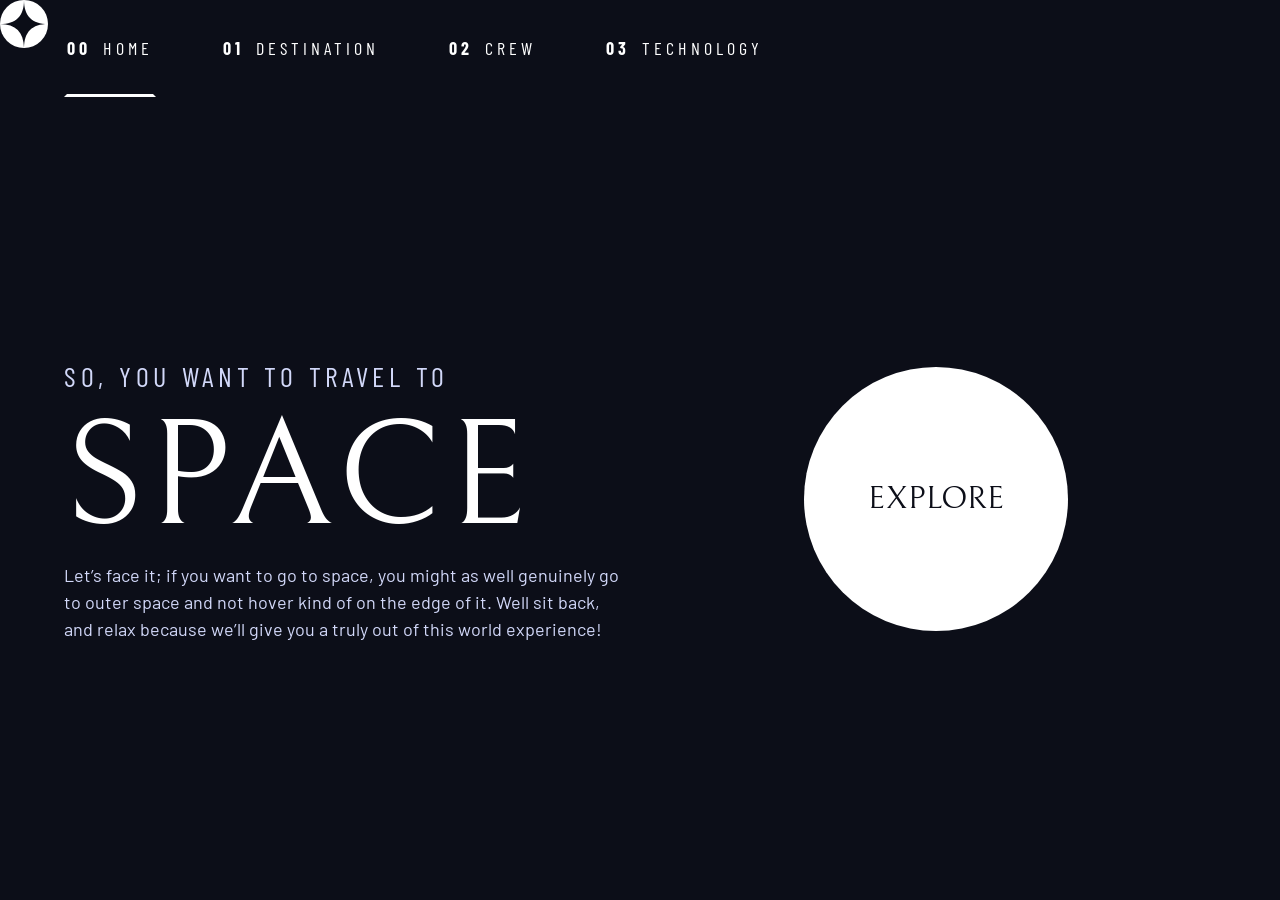
<file: index.html>
<!doctype html>
<html lang="en">
  <head>
    <meta charset="UTF-8" />
    <meta name="viewport" content="width=device-width, initial-scale=1.0" />

    <link
      rel="icon"
      type="image/png"
      sizes="32x32"
      href="./assets/favicon-32x32.png"
    />
    <!-- Google fonts -->
    <link rel="preconnect" href="https://fonts.googleapis.com" />
    <link rel="preconnect" href="https://fonts.gstatic.com" crossorigin />
    <link
      href="https://fonts.googleapis.com/css2?family=Barlow+Condensed:wght@400;700&family=Bellefair&family=Barlow:wght@400;700&display=swap"
      rel="stylesheet"
    />

    <link rel="stylesheet" href="index.css" />
    <title>Frontend Mentor | Space tourism website</title>
  </head>
  <body class="home">
    <header class="primary-header flex">
      <div>
        <img src="./assets/shared/logo.svg" alt="space tourism logo" />
      </div>
      <nav>
        <ul class="primary-navigation flex underline-indicators">
          <li class="active">
            <a
              class="ff-sans-cond uppercase text-white letter-spacing-2"
              href="index.html"
              ><span>00</span>Home</a
            >
          </li>
          <li>
            <a
              class="ff-sans-cond uppercase text-white letter-spacing-2"
              href="destination.html"
              ><span>01</span>Destination</a
            >
          </li>
          <li>
            <a
              class="ff-sans-cond uppercase text-white letter-spacing-2"
              href="crew.html"
              ><span>02</span>Crew</a
            >
          </li>
          <li>
            <a
              class="ff-sans-cond uppercase text-white letter-spacing-2"
              href="technology.html"
              ><span>03</span>Technology</a
            >
          </li>
        </ul>
      </nav>
    </header>
    <div class="grid-container">
      <div>
        <h1 class="text-light fs-500 ff-sans-cond uppercase letter-spacing-1">
          So, you want to travel to
          <span class="fs-900 ff-serif text-white">Space</span>
        </h1>
        <p class="text-light">
          Let’s face it; if you want to go to space, you might as well genuinely
          go to outer space and not hover kind of on the edge of it. Well sit
          back, and relax because we’ll give you a truly out of this world
          experience!
        </p>
      </div>
      <div>
        <a
          href="#"
          class="large-button text-dark bg-white ff-serif fs-600 uppercase"
          >Explore</a
        >
      </div>
    </div>
  </body>
</html>
</file>
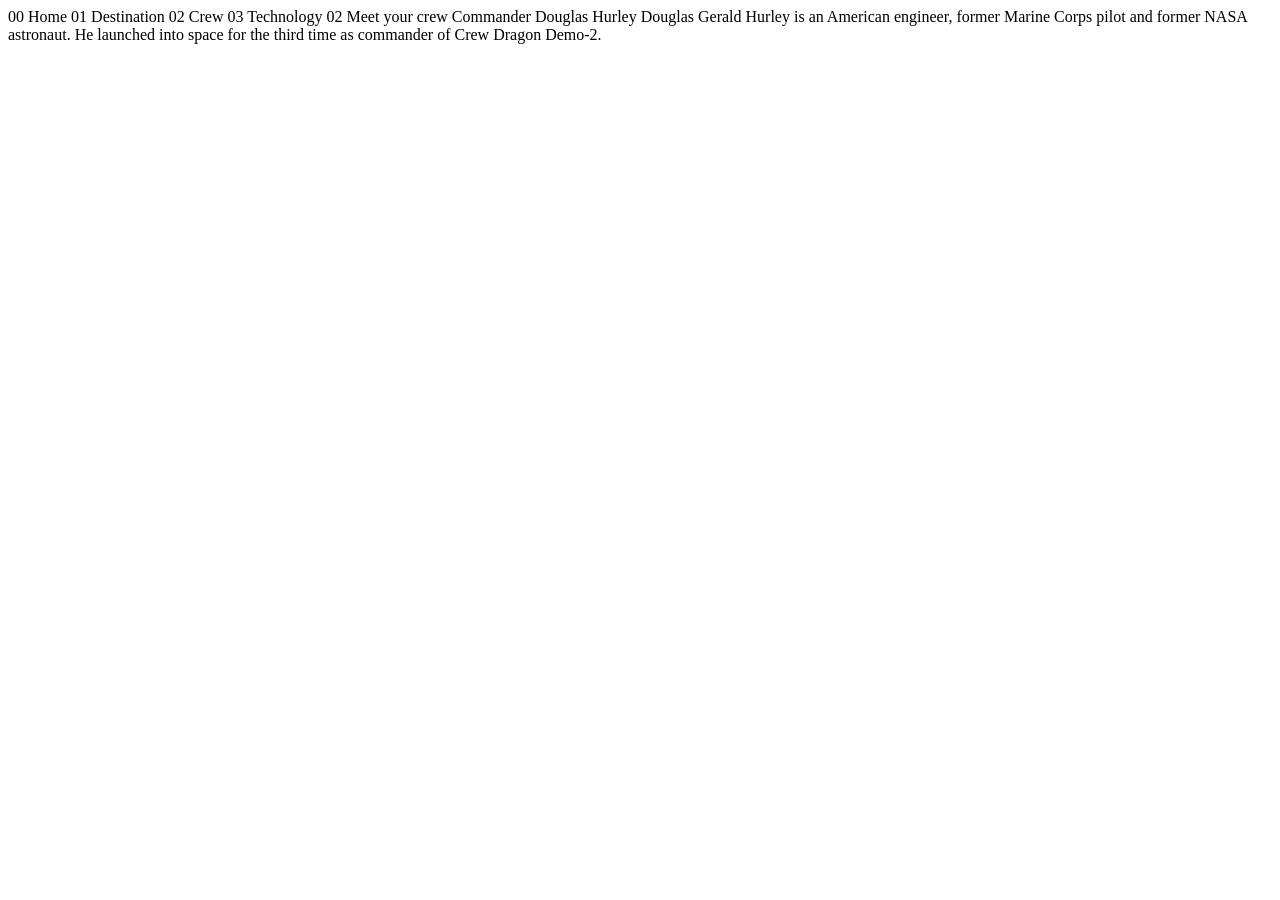
<file: crew-commander.html>
<!DOCTYPE html>
<html lang="en">
<head>
  <meta charset="UTF-8">
  <meta name="viewport" content="width=device-width, initial-scale=1.0">

  <link rel="icon" type="image/png" sizes="32x32" href="./assets/favicon-32x32.png">
  
  <title>Frontend Mentor | Space tourism website</title>
</head>
<body>

  00 Home
  01 Destination
  02 Crew
  03 Technology

  02 Meet your crew

  Commander
  Douglas Hurley

  Douglas Gerald Hurley is an American engineer, former Marine Corps pilot 
  and former NASA astronaut. He launched into space for the third time as 
  commander of Crew Dragon Demo-2.
</body>
</html>
</file>
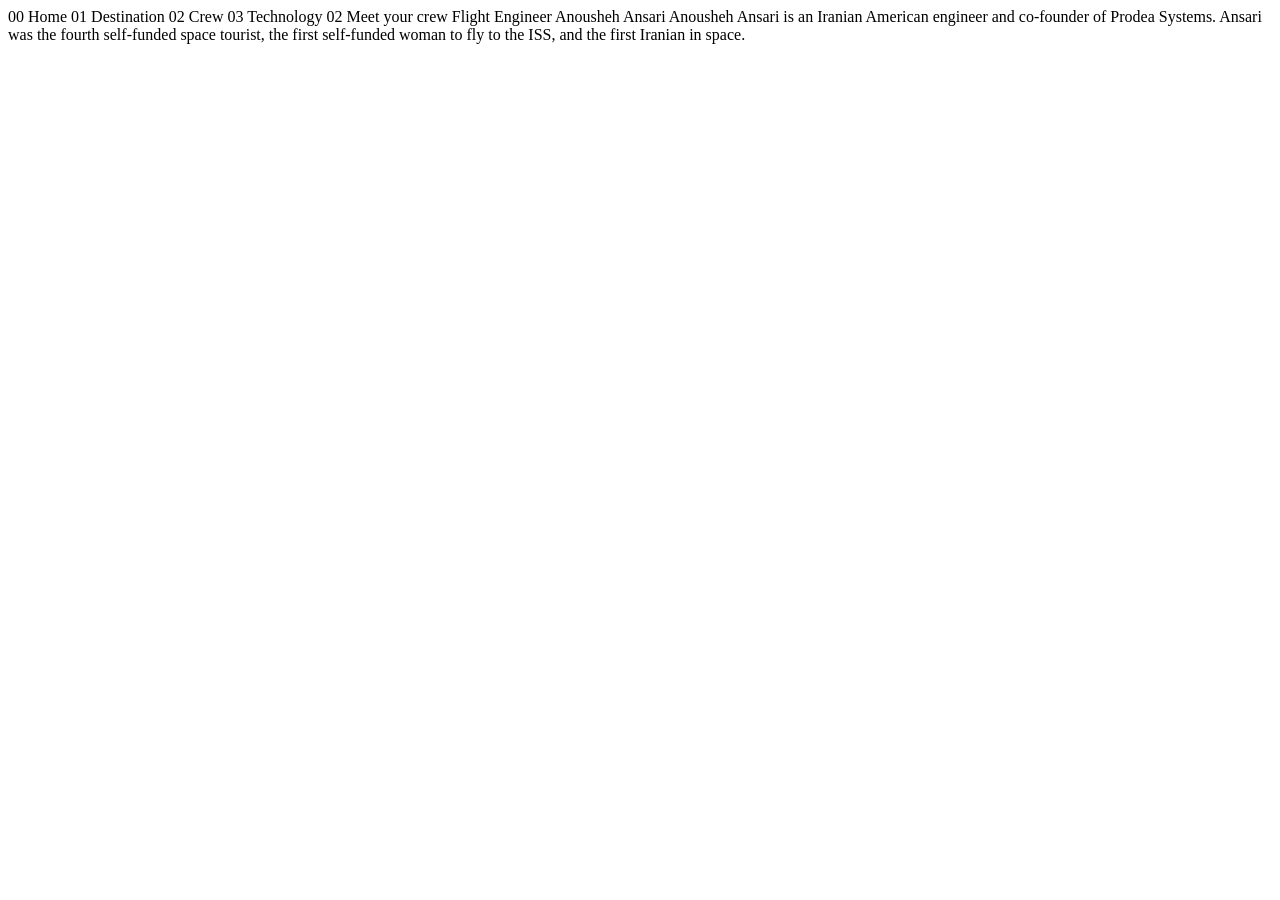
<file: crew-engineer.html>
<!DOCTYPE html>
<html lang="en">
<head>
  <meta charset="UTF-8">
  <meta name="viewport" content="width=device-width, initial-scale=1.0">

  <link rel="icon" type="image/png" sizes="32x32" href="./assets/favicon-32x32.png">
  
  <title>Frontend Mentor | Space tourism website</title>
</head>
<body>

  00 Home
  01 Destination
  02 Crew
  03 Technology

  02 Meet your crew

  Flight Engineer
  Anousheh Ansari

  Anousheh Ansari is an Iranian American engineer and co-founder of Prodea Systems. 
  Ansari was the fourth self-funded space tourist, the first self-funded woman to 
  fly to the ISS, and the first Iranian in space. 
</body>
</html>
</file>
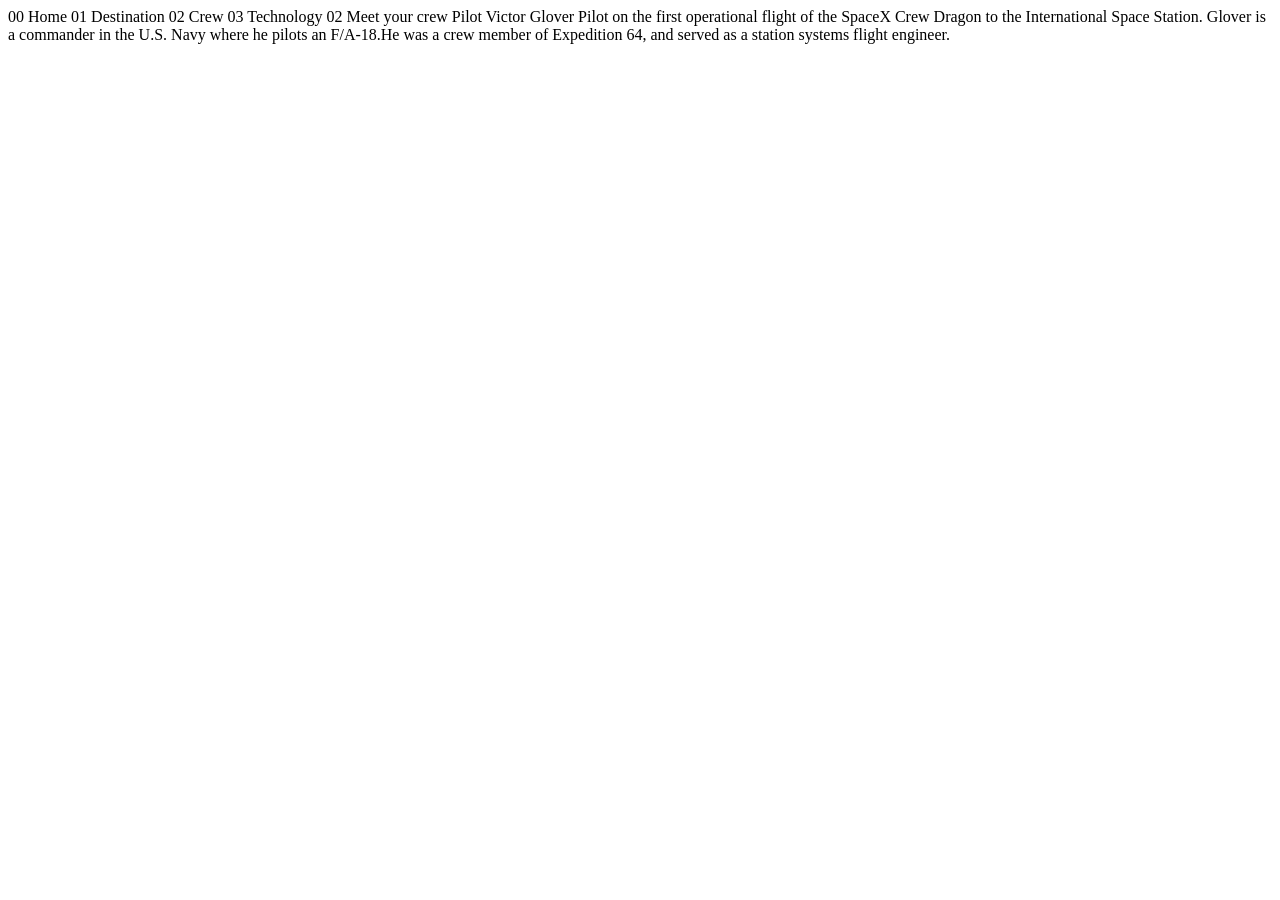
<file: crew-pilot.html>
<!DOCTYPE html>
<html lang="en">
<head>
  <meta charset="UTF-8">
  <meta name="viewport" content="width=device-width, initial-scale=1.0">

  <link rel="icon" type="image/png" sizes="32x32" href="./assets/favicon-32x32.png">
  
  <title>Frontend Mentor | Space tourism website</title>
</head>
<body>

  00 Home
  01 Destination
  02 Crew
  03 Technology

  02 Meet your crew

  Pilot
  Victor Glover

  Pilot on the first operational flight of the SpaceX Crew Dragon to the 
  International Space Station. Glover is a commander in the U.S. Navy where 
  he pilots an F/A-18.He was a crew member of Expedition 64, and served as a 
  station systems flight engineer. 
</body>
</html>
</file>
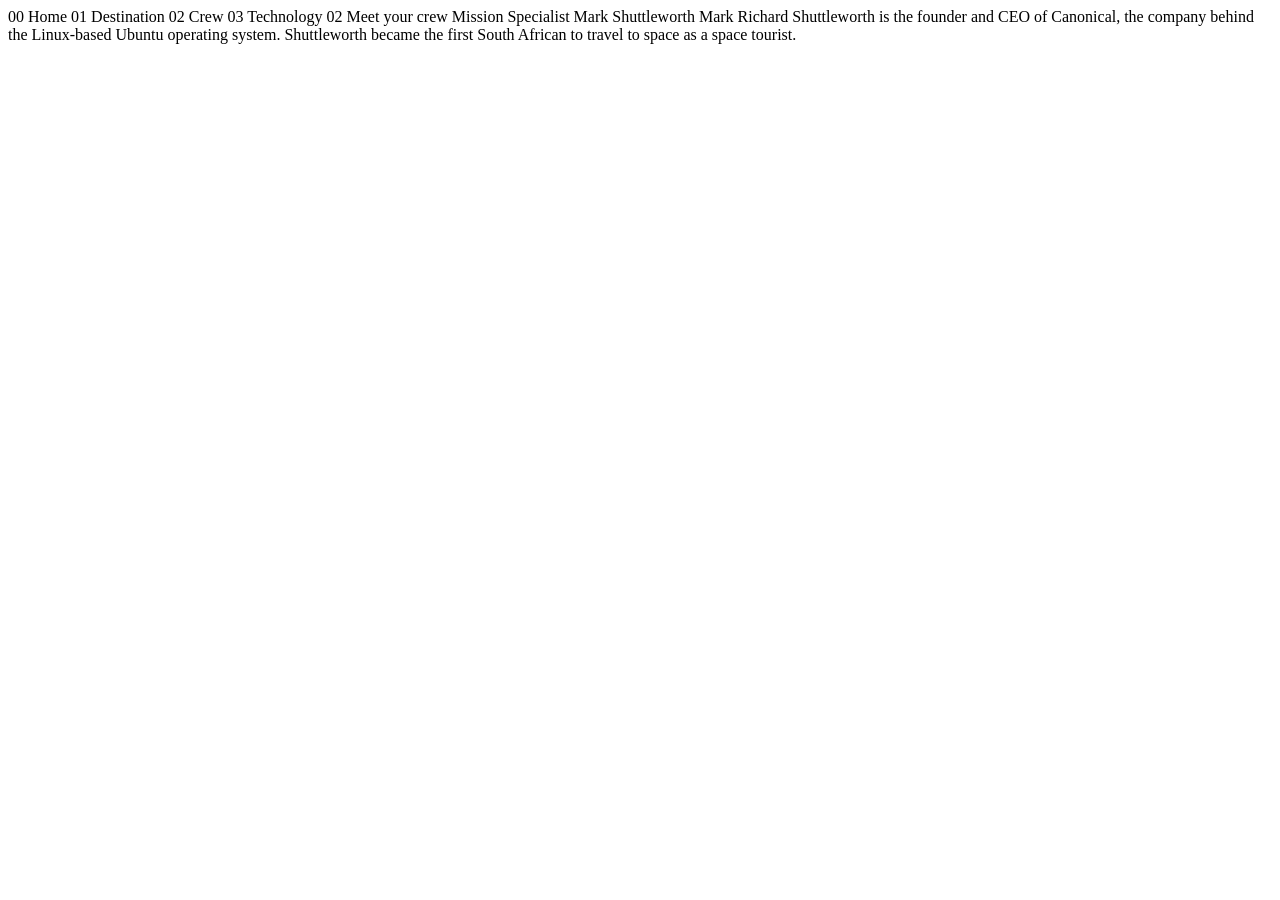
<file: crew-specialist.html>
<!DOCTYPE html>
<html lang="en">
<head>
  <meta charset="UTF-8">
  <meta name="viewport" content="width=device-width, initial-scale=1.0">

  <link rel="icon" type="image/png" sizes="32x32" href="./assets/favicon-32x32.png">
  
  <title>Frontend Mentor | Space tourism website</title>
</head>
<body>

  00 Home
  01 Destination
  02 Crew
  03 Technology

  02 Meet your crew

  Mission Specialist
  Mark Shuttleworth

  Mark Richard Shuttleworth is the founder and CEO of Canonical, the company behind 
  the Linux-based Ubuntu operating system. Shuttleworth became the first South 
  African to travel to space as a space tourist.
</body>
</html>
</file>
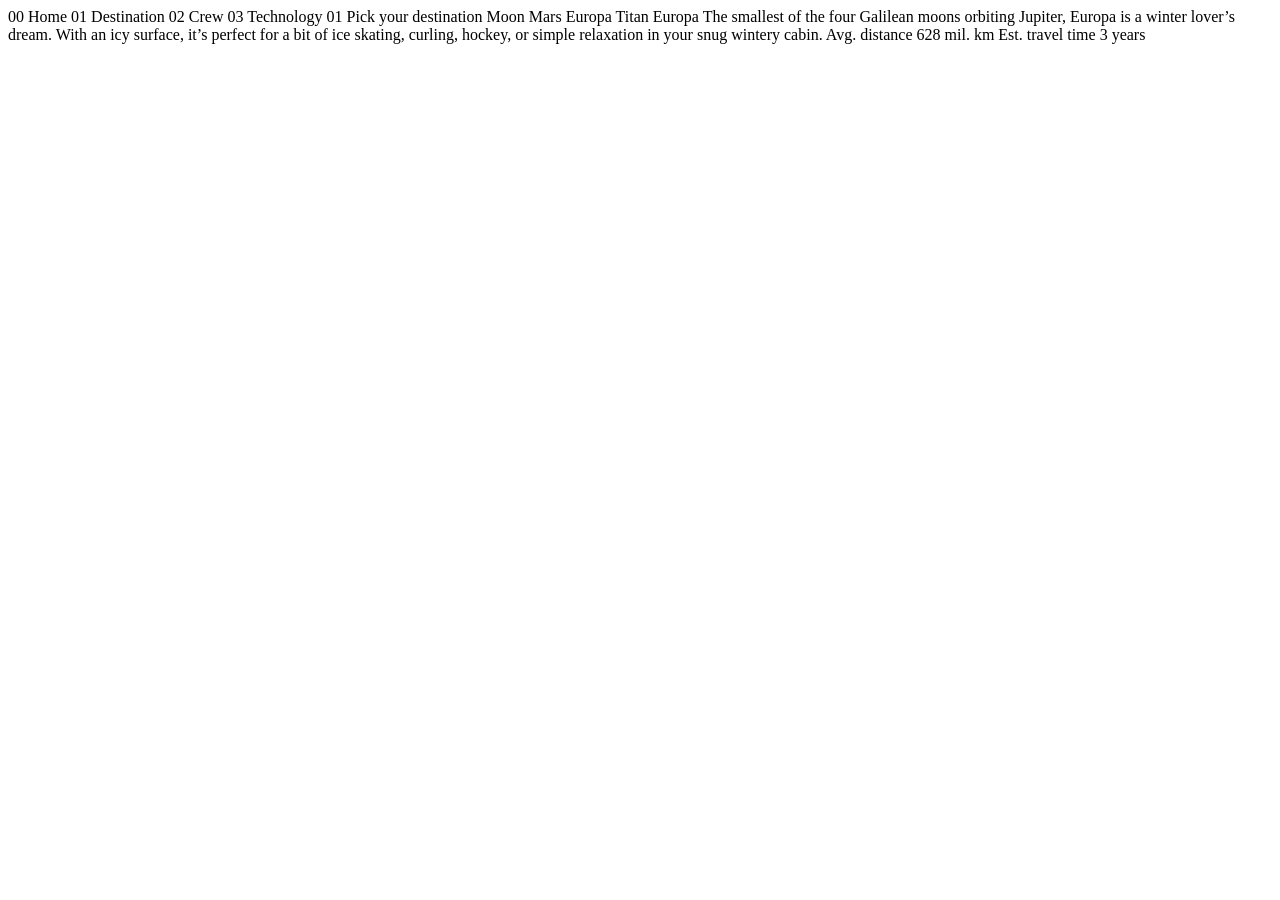
<file: destination-europa.html>
<!DOCTYPE html>
<html lang="en">
<head>
  <meta charset="UTF-8">
  <meta name="viewport" content="width=device-width, initial-scale=1.0">

  <link rel="icon" type="image/png" sizes="32x32" href="./assets/favicon-32x32.png">
  
  <title>Frontend Mentor | Space tourism website</title>
</head>
<body>

  00 Home
  01 Destination
  02 Crew
  03 Technology

  01 Pick your destination

  Moon
  Mars
  Europa
  Titan

  Europa

  The smallest of the four Galilean moons orbiting Jupiter, Europa is a 
  winter lover’s dream. With an icy surface, it’s perfect for a bit of 
  ice skating, curling, hockey, or simple relaxation in your snug 
  wintery cabin.

  Avg. distance
  628 mil. km

  Est. travel time
  3 years
</body>
</html>
</file>
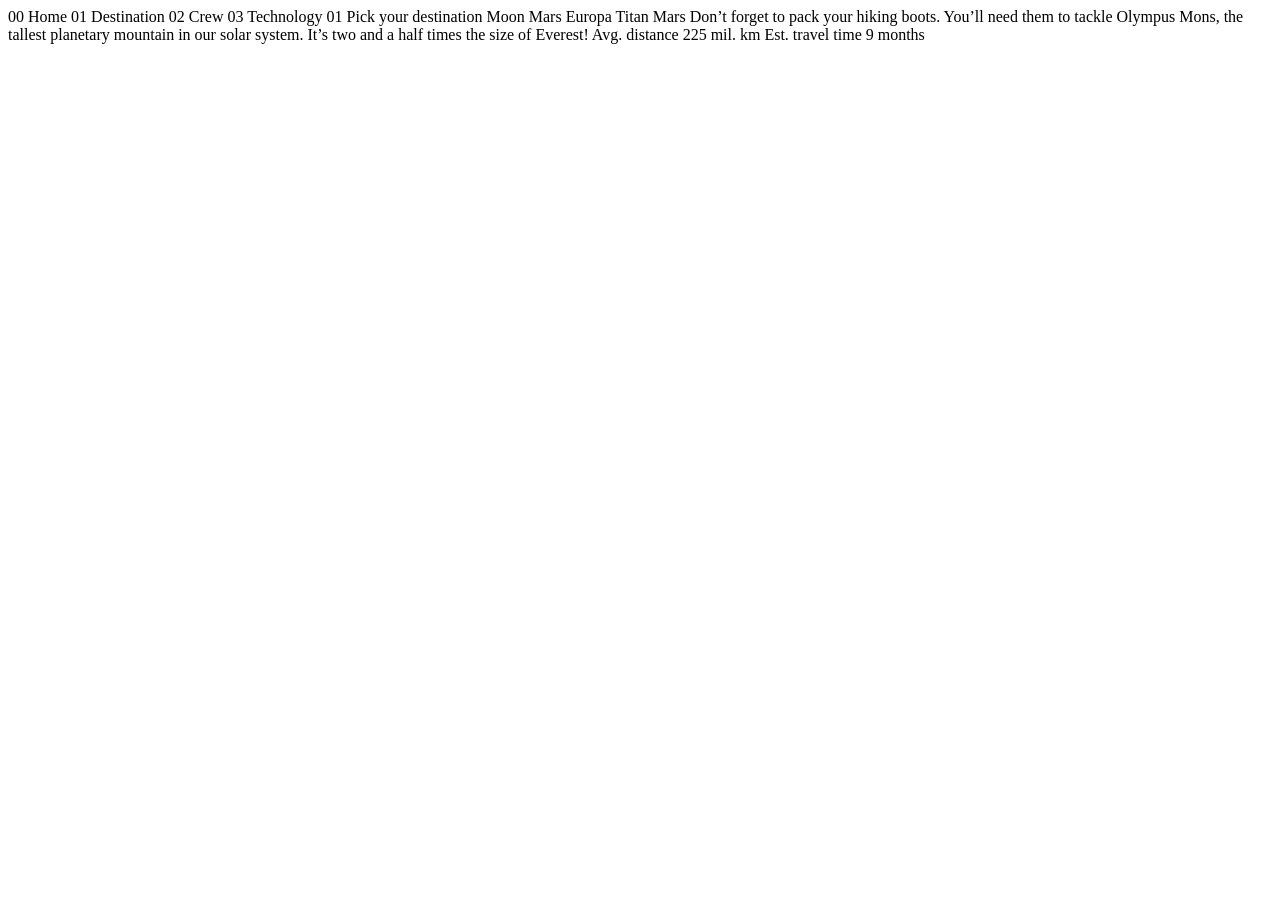
<file: destination-mars.html>
<!DOCTYPE html>
<html lang="en">
<head>
  <meta charset="UTF-8">
  <meta name="viewport" content="width=device-width, initial-scale=1.0">

  <link rel="icon" type="image/png" sizes="32x32" href="./assets/favicon-32x32.png">
  
  <title>Frontend Mentor | Space tourism website</title>
</head>
<body>

  00 Home
  01 Destination
  02 Crew
  03 Technology

  01 Pick your destination

  Moon
  Mars
  Europa
  Titan

  Mars

  Don’t forget to pack your hiking boots. You’ll need them to tackle Olympus Mons, 
  the tallest planetary mountain in our solar system. It’s two and a half times 
  the size of Everest!

  Avg. distance
  225 mil. km

  Est. travel time
  9 months
</body>
</html>
</file>
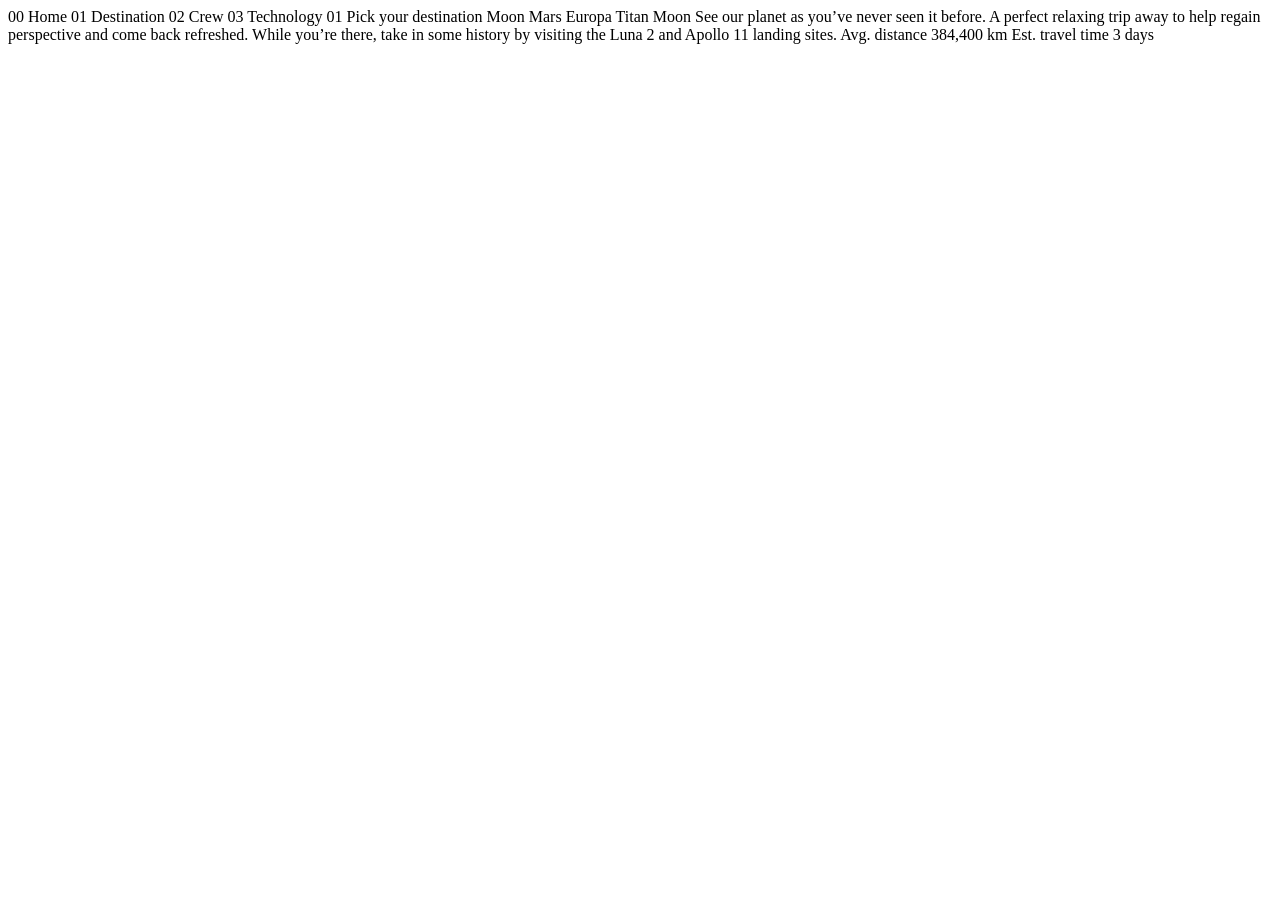
<file: destination-moon.html>
<!DOCTYPE html>
<html lang="en">
<head>
  <meta charset="UTF-8">
  <meta name="viewport" content="width=device-width, initial-scale=1.0">

  <link rel="icon" type="image/png" sizes="32x32" href="./assets/favicon-32x32.png">
  
  <title>Frontend Mentor | Space tourism website</title>
</head>
<body>

  00 Home
  01 Destination
  02 Crew
  03 Technology

  01 Pick your destination

  Moon
  Mars
  Europa
  Titan

  Moon

  See our planet as you’ve never seen it before. A perfect relaxing trip away to help 
  regain perspective and come back refreshed. While you’re there, take in some history 
  by visiting the Luna 2 and Apollo 11 landing sites.

  Avg. distance
  384,400 km

  Est. travel time
  3 days
</body>
</html>
</file>
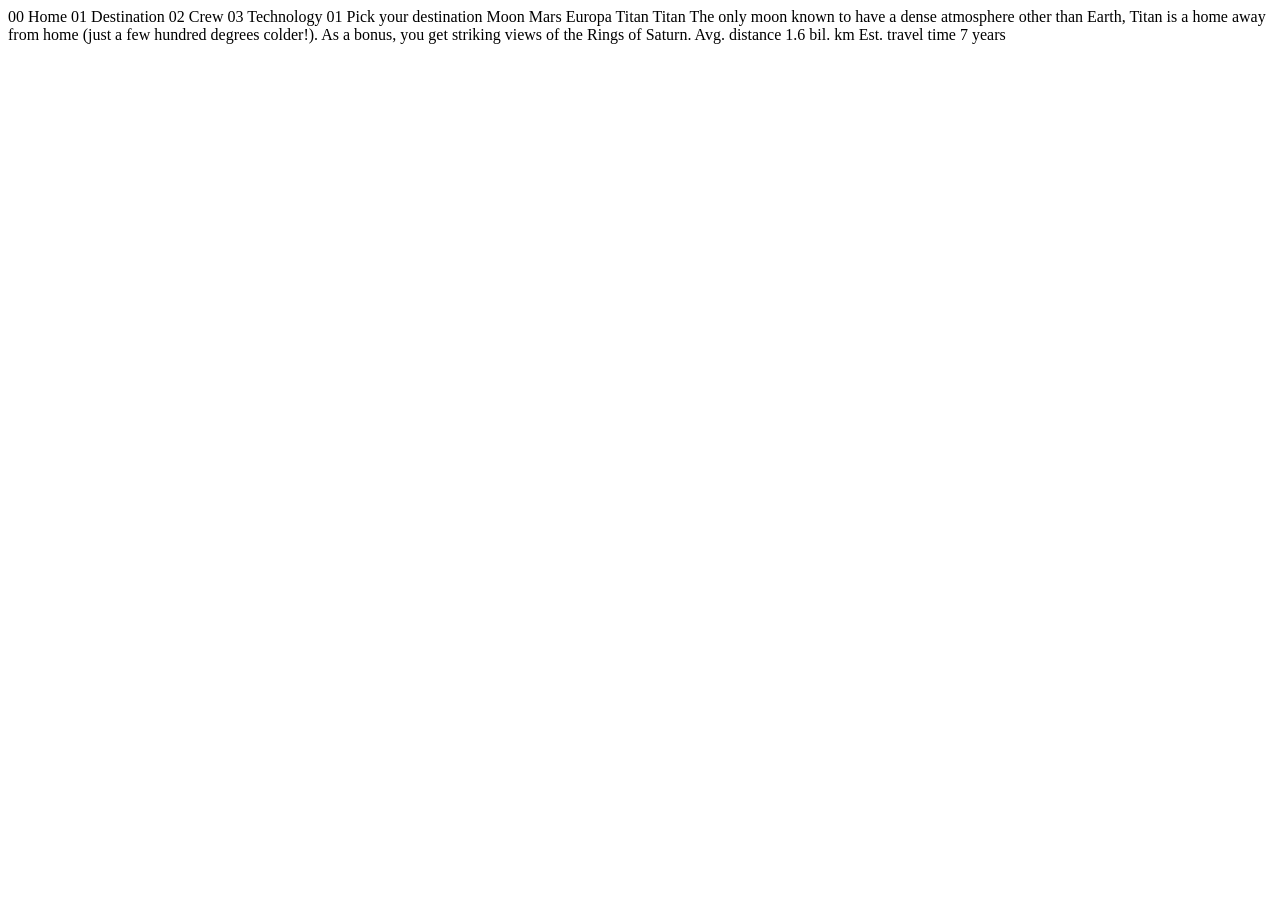
<file: destination-titan.html>
<!DOCTYPE html>
<html lang="en">
<head>
  <meta charset="UTF-8">
  <meta name="viewport" content="width=device-width, initial-scale=1.0">

  <link rel="icon" type="image/png" sizes="32x32" href="./assets/favicon-32x32.png">
  
  <title>Frontend Mentor | Space tourism website</title>
</head>
<body>

  00 Home
  01 Destination
  02 Crew
  03 Technology

  01 Pick your destination

  Moon
  Mars
  Europa
  Titan

  Titan

  The only moon known to have a dense atmosphere other than Earth, Titan 
  is a home away from home (just a few hundred degrees colder!). As a 
  bonus, you get striking views of the Rings of Saturn.

  Avg. distance
  1.6 bil. km

  Est. travel time
  7 years
</body>
</html>
</file>
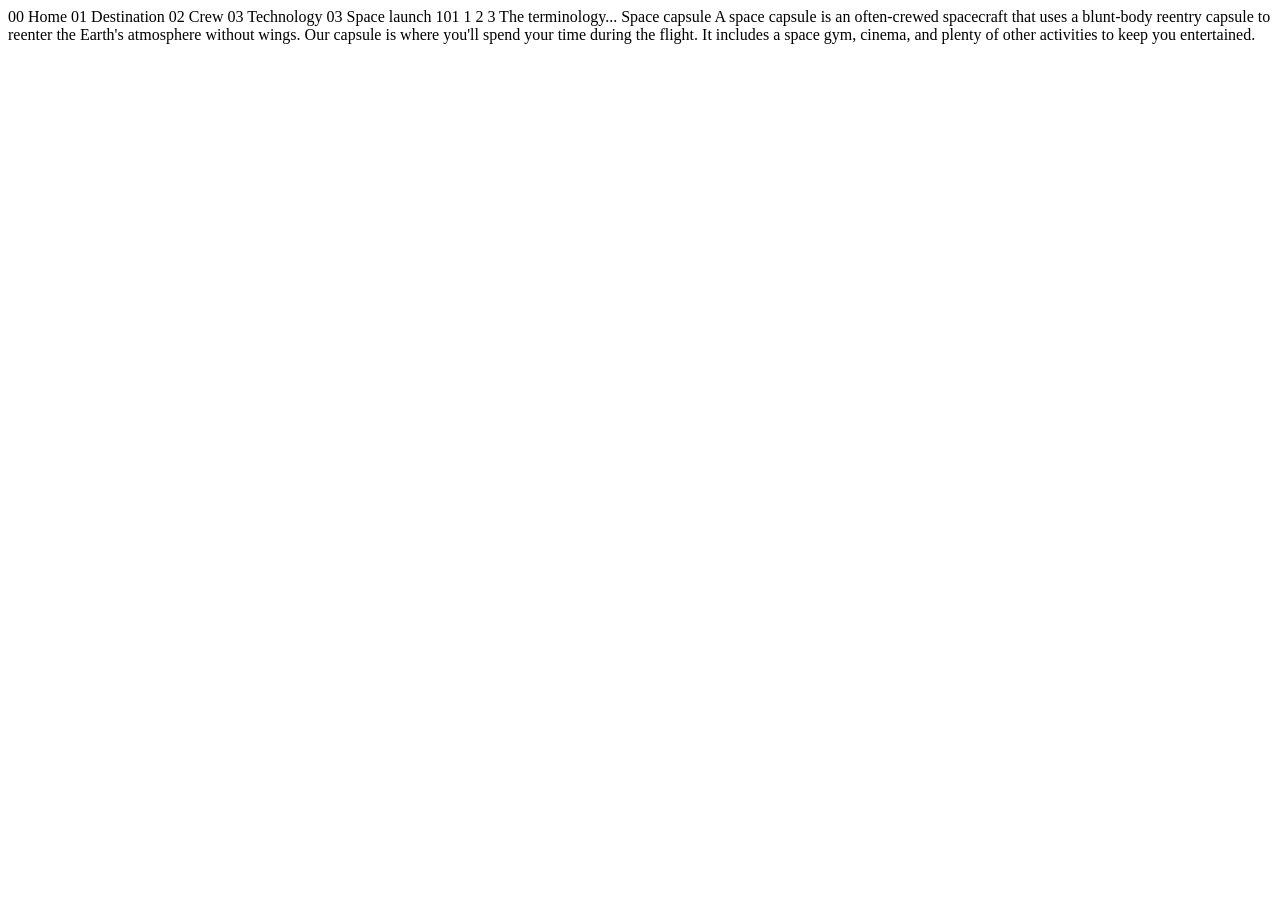
<file: technology-capsule.html>
<!DOCTYPE html>
<html lang="en">
<head>
  <meta charset="UTF-8">
  <meta name="viewport" content="width=device-width, initial-scale=1.0">

  <link rel="icon" type="image/png" sizes="32x32" href="./assets/favicon-32x32.png">
  
  <title>Frontend Mentor | Space tourism website</title>
</head>
<body>

  00 Home
  01 Destination
  02 Crew
  03 Technology

  03 Space launch 101

  1
  2
  3

  The terminology...
  Space capsule

  A space capsule is an often-crewed spacecraft that uses a blunt-body reentry 
  capsule to reenter the Earth's atmosphere without wings. Our capsule is where 
  you'll spend your time during the flight. It includes a space gym, cinema, 
  and plenty of other activities to keep you entertained.
</body>
</html>
</file>
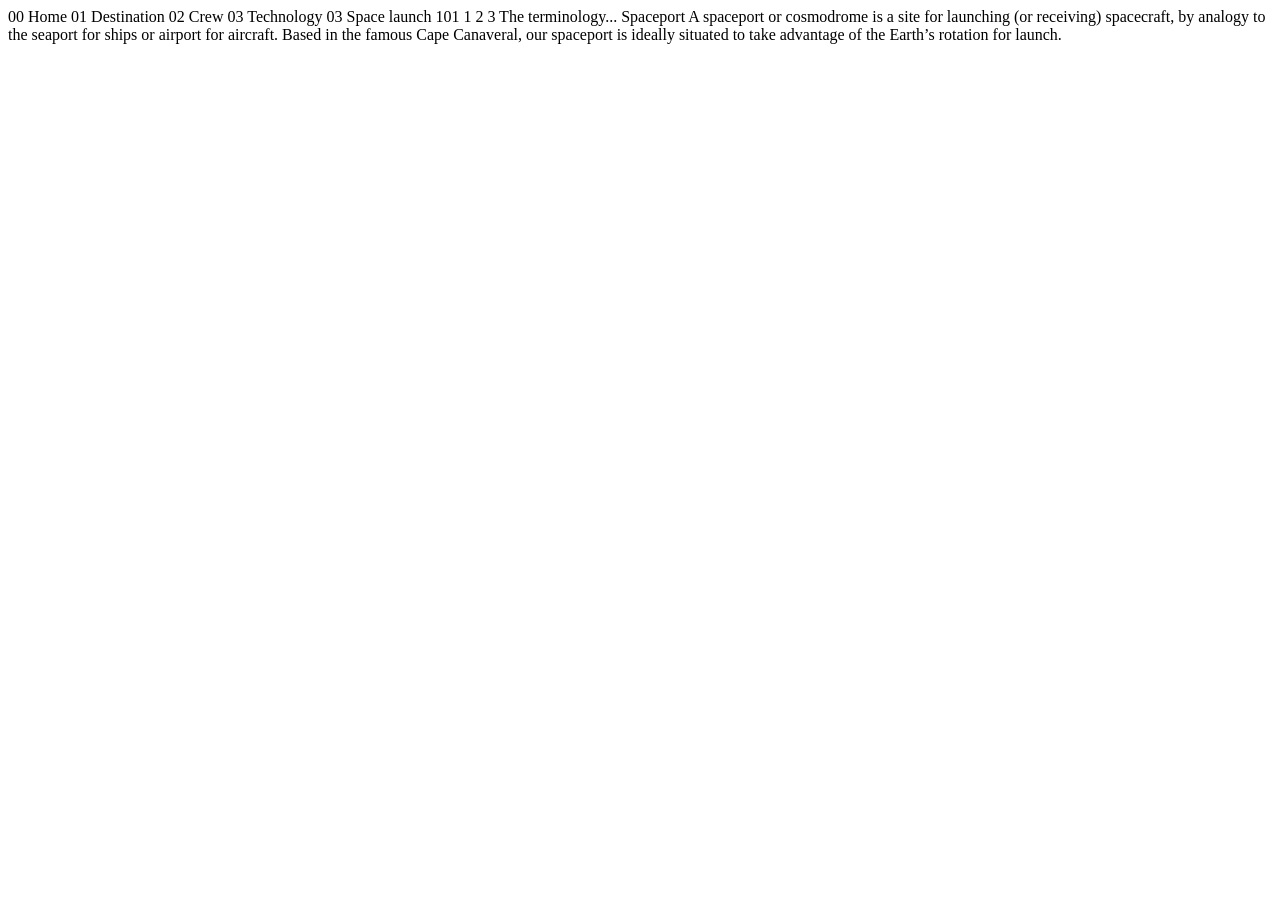
<file: technology-spaceport.html>
<!DOCTYPE html>
<html lang="en">
<head>
  <meta charset="UTF-8">
  <meta name="viewport" content="width=device-width, initial-scale=1.0">

  <link rel="icon" type="image/png" sizes="32x32" href="./assets/favicon-32x32.png">
  
  <title>Frontend Mentor | Space tourism website</title>
</head>
<body>

  00 Home
  01 Destination
  02 Crew
  03 Technology

  03 Space launch 101

  1
  2
  3

  The terminology...
  Spaceport

  A spaceport or cosmodrome is a site for launching (or receiving) spacecraft, 
  by analogy to the seaport for ships or airport for aircraft. Based in the 
  famous Cape Canaveral, our spaceport is ideally situated to take advantage 
  of the Earth’s rotation for launch.
</body>
</html>
</file>
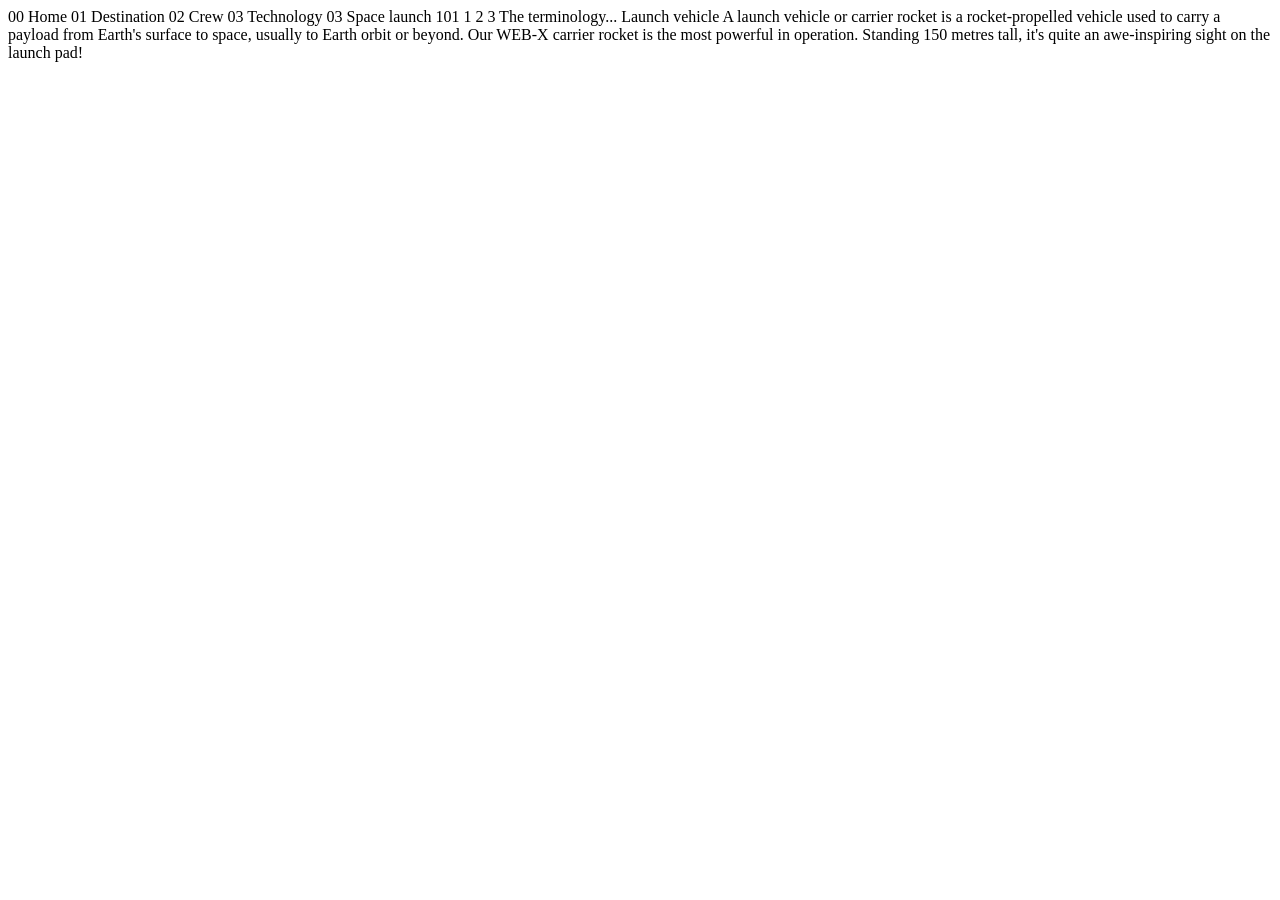
<file: technology-vehicle.html>
<!DOCTYPE html>
<html lang="en">
<head>
  <meta charset="UTF-8">
  <meta name="viewport" content="width=device-width, initial-scale=1.0">

  <link rel="icon" type="image/png" sizes="32x32" href="./assets/favicon-32x32.png">
  
  <title>Frontend Mentor | Space tourism website</title>
</head>
<body>

  00 Home
  01 Destination
  02 Crew
  03 Technology

  03 Space launch 101

  1
  2
  3

  The terminology...
  Launch vehicle

  A launch vehicle or carrier rocket is a rocket-propelled vehicle used to carry a 
  payload from Earth's surface to space, usually to Earth orbit or beyond. Our 
  WEB-X carrier rocket is the most powerful in operation. Standing 150 metres tall, 
  it's quite an awe-inspiring sight on the launch pad!
</body>
</html>
</file>
<file: index.css>
/* ---------------------- */
/* - Custom Properties  - */
/* ---------------------- */
:root {
  /* Colors */
  --clr-dark: 230 35% 7%;
  --clr-light: 231 77% 90%;
  --clr-white: 0 0% 100%;

  /* font sizes */
  --fs-900: 9.375rem;
  --fs-800: 6.25rem;
  --fs-700: 3.5rem;
  --fs-600: 2rem;
  --fs-500: 1.75rem;
  --fs-400: 1.125rem;
  --fs-300: 1rem;
  --fs-200: 0.875rem;

  /* font-families */
  --ff-serif: "Bellefair", serif;
  --ff-sans-cond: "Barlow Condensed", sans-serif;
  --ff-sans-normal: "Barlow", sans-serif;
}

/* ---------------------- */
/* -----  Reset  -------- */
/* ---------------------- */

/* https://piccalil.li/blog/a-modern-css-reset/ */

/* Box Sizing */
*,
*::after,
*::before {
  box-sizing: border-box;
}

/* Reset Margins */
body,
h1,
h2,
h3,
h4,
h5,
p,
figure,
picture {
  margin: 0;
}

h1,
h2,
h3,
h4,
h5,
p {
  font-weight: 400;
}

/* Set up the body */
body {
  font-family: var(--ff-sans-normal);
  font-size: var(--fs-400);
  line-height: 1.5;
  min-height: 100vh;
  background-color: hsl(var(--clr-dark));
  color: hsl(var(--clr-white));
  display: grid;
  grid-template-rows: auto 1fr;
  overflow-x: hidden;
}

/* Make images easier to work with */
img,
picture {
  max-width: 100%;
  display: block;
}

/*  make form elements easier to work with */

input,
button,
textarea,
select {
  font: inherit;
}

/* remove animations for people who've turned them off */

@media (prefers-reduced-motion: reduce) {
  *,
  *::before,
  *::after {
    animation-duration: 0.01ms !important;
    animation-iteration-count: 1 !important;
    transition-duration: 0.01ms !important;
    scroll-behavior: auto !important;
  }
}

/* ---------------------- */
/* -- Utility Classes --- */
/* ---------------------- */

/* General */
.flex {
  display: flex;
  gap: var(--gap, 1rem);
}

.grid {
  display: grid;
  gap: var(--gap, 1rem);
}

.container {
  padding-inline: 2rem;
  max-width: 80rem;
  margin-inline: auto;
}

.grid-container {
  display: grid;
  column-gap: var(--container-gap, 2rem);
  grid-template-columns: minmax(2rem, 1fr) repeat(2, minmax(0, 40rem)) minmax(
      2rem,
      1fr
    );
  justify-items: center;
  align-items: center;
  height: 100%;
}

.grid-container > *:first-child {
  grid-column: 2;
}

.grid-container > *:last-child {
  grid-column: 3;
}

.section-spacing {
  margin-block: 4rem;
}

.mr-label {
  margin-right: 0.9375rem;
}

.color-sample {
  padding: 3rem 1rem 1rem;
  border: 1px solid white;
}

.flex-half {
  flex-basis: 1 1 50%;
  width: 50%;
}

.sr-only {
  position: absolute;
  width: 1px;
  height: 1px;
  padding: 0;
  margin: -1px;
  overflow: hidden;
  clip: rect(0, 0, 0, 0);
  white-space: nowrap; /* added line */
  border: 0;
}

/* Add vertical spacing between siblings, but not before the first item. */
.flow > * + * {
  margin-top: var(--flow-space, 1rem);
}

/* colors */
.bg-dark {
  background-color: hsl(var(--clr-dark));
}
.bg-light {
  background-color: hsl(var(--clr-light));
}
.bg-white {
  background-color: hsl(var(--clr-white));
}

.text-dark {
  color: hsl(var(--clr-dark));
}
.text-light {
  color: hsl(var(--clr-light));
}
.text-white {
  color: hsl(var(--clr-white));
}

/* typography */

.ff-serif {
  font-family: var(--ff-serif);
}
.ff-sans-cond {
  font-family: var(--ff-sans-cond);
}
.ff-sans-normal {
  font-family: var(--ff-sans-normal);
}

.letter-spacing-1 {
  letter-spacing: 4.72px;
}
.letter-spacing-2 {
  letter-spacing: 4px;
}

.letter-spacing-3 {
  letter-spacing: 2px;
}

.uppercase {
  text-transform: uppercase;
}

.fs-900 {
  font-size: var(--fs-900);
}
.fs-800 {
  font-size: var(--fs-800);
}
.fs-700 {
  font-size: var(--fs-700);
}
.fs-600 {
  font-size: var(--fs-600);
}
.fs-500 {
  font-size: var(--fs-500);
}
.fs-400 {
  font-size: var(--fs-400);
}
.fs-300 {
  font-size: var(--fs-300);
}
.fs-200 {
  font-size: var(--fs-200);
}

.fs-900,
.fs-800,
.fs-700,
.fs-600 {
  line-height: 1.1;
}

.numbered-title {
  font-family: var(--ff-sans-cond);
  font-size: var(--fs-500);
  text-transform: uppercase;
  letter-spacing: 4px;
  margin-bottom: 3rem;
}

.numbered-title span {
  letter-spacing: 4.72px;
  color: hsl(var(--clr-white) / 0.25);
  font-weight: 700;
  margin-right: 0.5em;
}

hr {
  border: 0;
  height: 1px;
  background-color: hsl(var(--clr-white) / 0.25);
  margin-block: 1.5rem;
}

/* ---------------------- */
/* ---- Components  ----- */
/* ---------------------- */
.large-button {
  display: inline-grid;
  position: relative;
  border-radius: 50%;
  padding: 0 2em;
  aspect-ratio: 1;
  place-items: center;
  text-decoration: none;
  z-index: 1;
  transition: color 0.5s ease-in-out;
}

.large-button:hover,
.large-button:focus {
  color: hsl(var(--clr-dark) / 0.5);
}

.large-button::after,
.large-button::before {
  content: "";
  position: absolute;
  width: 100%;
  height: 100%;
  background-color: hsl(var(--clr-white) / 0.1);
  border-radius: 50%;
  z-index: -1;
  transform: scale(1);
  scale: 1;
  opacity: 0;
  transition:
    opacity 0.5s linear,
    transform 0.5s ease-in-out,
    scale 0.5s ease-in-out;
}

.large-button:hover::after,
.large-button:focus::after {
  transform: scale(1.5);
  opacity: 1;
  animation: scaleResize1 5s ease-in-out 0.5s infinite;
}

.large-button:hover::before,
.large-button:focus::before {
  transform: scale(1.25);
  opacity: 1;
  animation: scaleResize2 5s ease-in-out 0.5s infinite;
}

@keyframes scaleResize1 {
  0% {
    scale: 1;
  }
  50% {
    scale: 1.0667; /* 1.5 -> ~1.6 visual pulse */
  }
  100% {
    scale: 1;
  }
}

@keyframes scaleResize2 {
  0% {
    scale: 1;
  }
  50% {
    scale: 1.08; /* 1.25 -> ~1.35 visual pulse */
  }
  100% {
    scale: 1;
  }
}

.primary-navigation {
  --gap: 4rem;
  --underline-gap: 2rem;
  list-style: none;
  padding: 0;
  margin: 0;
}

.primary-navigation a {
  text-decoration: none;
}

.primary-navigation a > span {
  margin-right: 0.75rem;
  font-weight: 700;
}

.underline-indicators > * {
  border: 3px solid transparent;
  padding: var(--underline-gap, 1rem) 0;
  cursor: pointer;
  transition: border-color 0.2s ease-in-out;
}

.underline-indicators > *:hover,
.underline-indicators > *:focus {
  color: hsl(var(--clr-white) / 1);
  border-bottom: 3px solid hsl(var(--clr-white) / 0.5);
}

.underline-indicators > .active,
.underline-indicators > [aria-selected="true"] {
  color: hsl(var(--clr-white) / 1);
  border-bottom: 3px solid hsl(var(--clr-white));
}

.tab-list {
  --gap: 2rem;
}

.dot-indicators {
  --gap: 1rem;
}

.dot-indicators > * {
  cursor: pointer;
  border: 0;
  border-radius: 50%;
  padding: 0.5em;
  background-color: hsl(var(--clr-white) / 0.25);
}

.dot-indicators > *:hover,
.dot-indicators > *:focus {
  background-color: hsl(var(--clr-white) / 0.5);
}

.dot-indicators > [aria-selected="true"] {
  background-color: hsl(var(--clr-white) / 1);
}

.numbered-indicators {
  --gap: 2rem;
}

.numbered-indicators > * {
  display: grid;
  place-items: center;
  aspect-ratio: 1;
  width: 5rem;
  padding: 0;
  border-radius: 50%;
  border: 1px solid hsl(var(--clr-white) / 0.25);
  background-color: transparent;
  color: hsl(var(--clr-white) / 1);
  font-family: var(--ff-serif);
  font-size: var(--fs-600);
  cursor: pointer;
  transition:
    border-color 0.2s ease-in-out,
    background-color 0.2s ease-in-out,
    color 0.2s ease-in-out;
}

.numbered-indicators > *:hover,
.numbered-indicators > *:focus {
  border-color: hsl(var(--clr-white) / 1);
}

.numbered-indicators > [aria-selected="true"] {
  border-color: hsl(var(--clr-white) / 1);
  background-color: hsl(var(--clr-white) / 1);
  color: hsl(var(--clr-dark) / 1);
}
</file>
